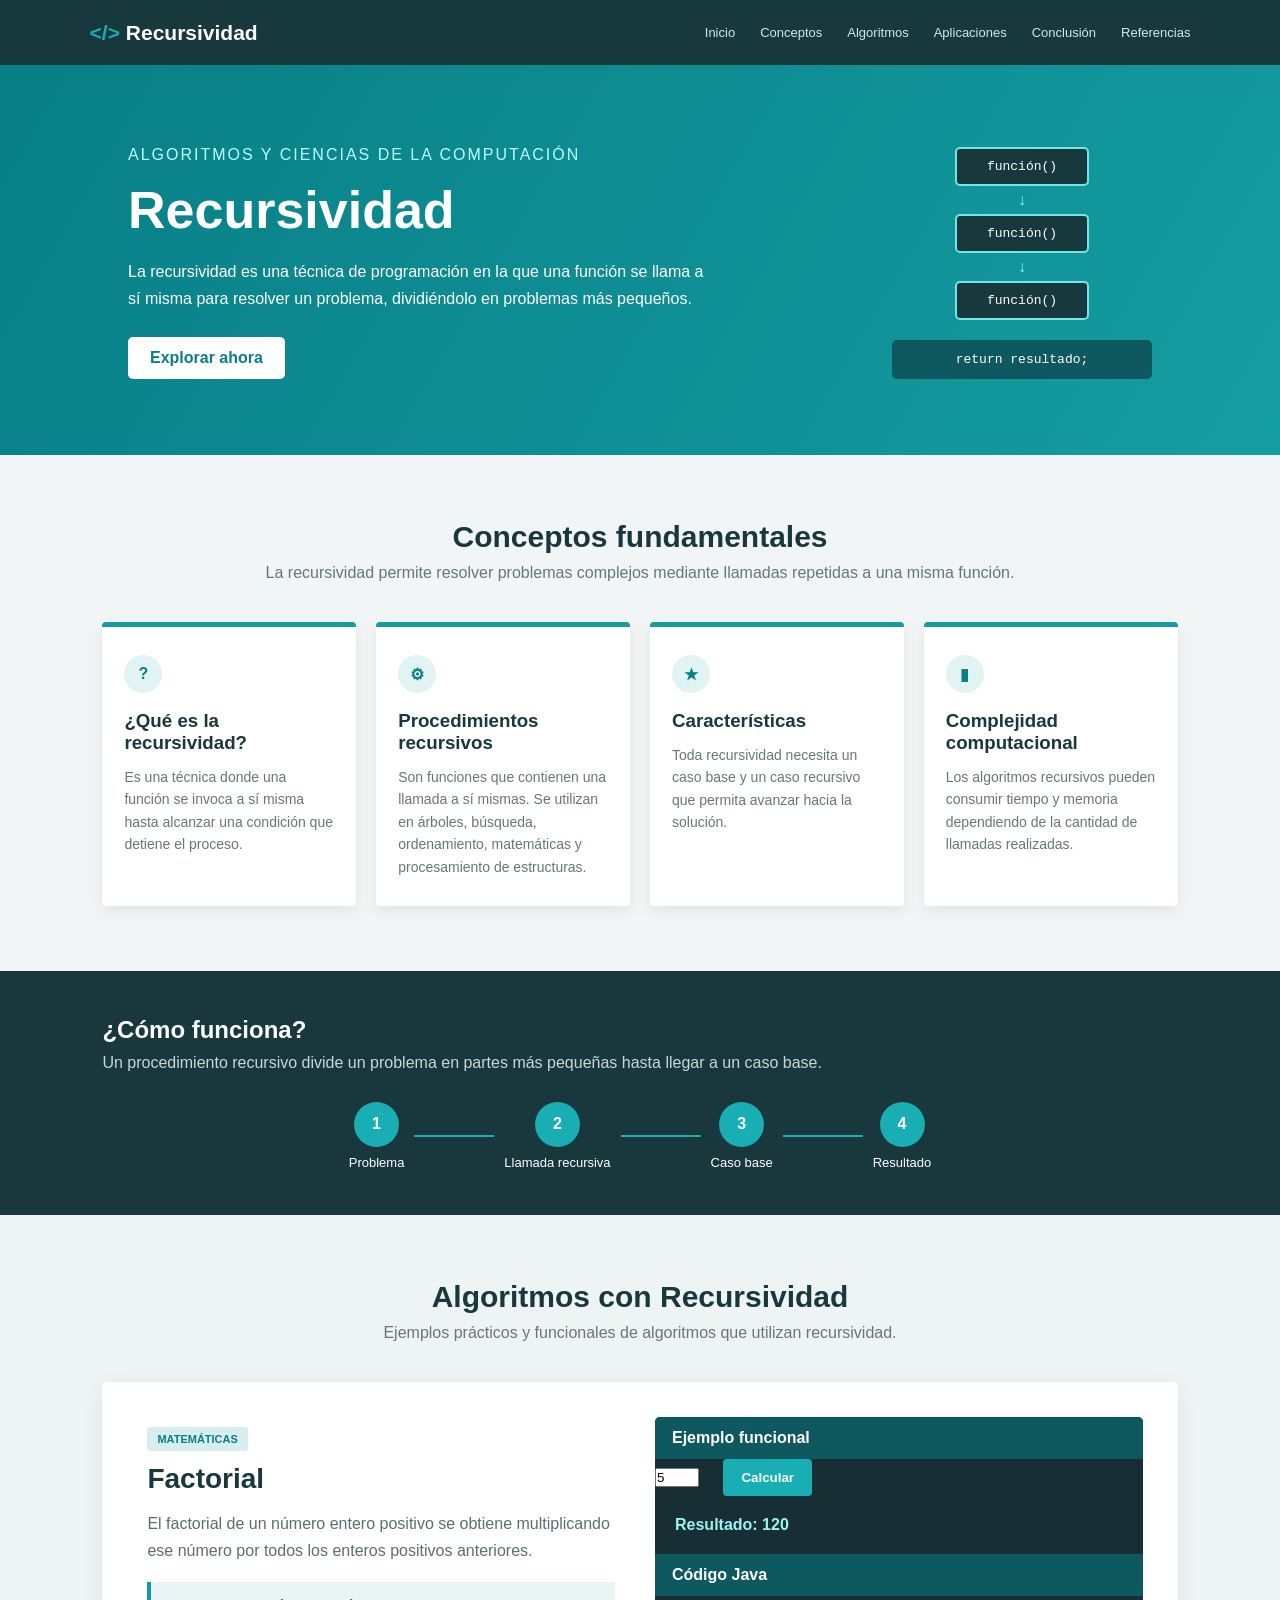
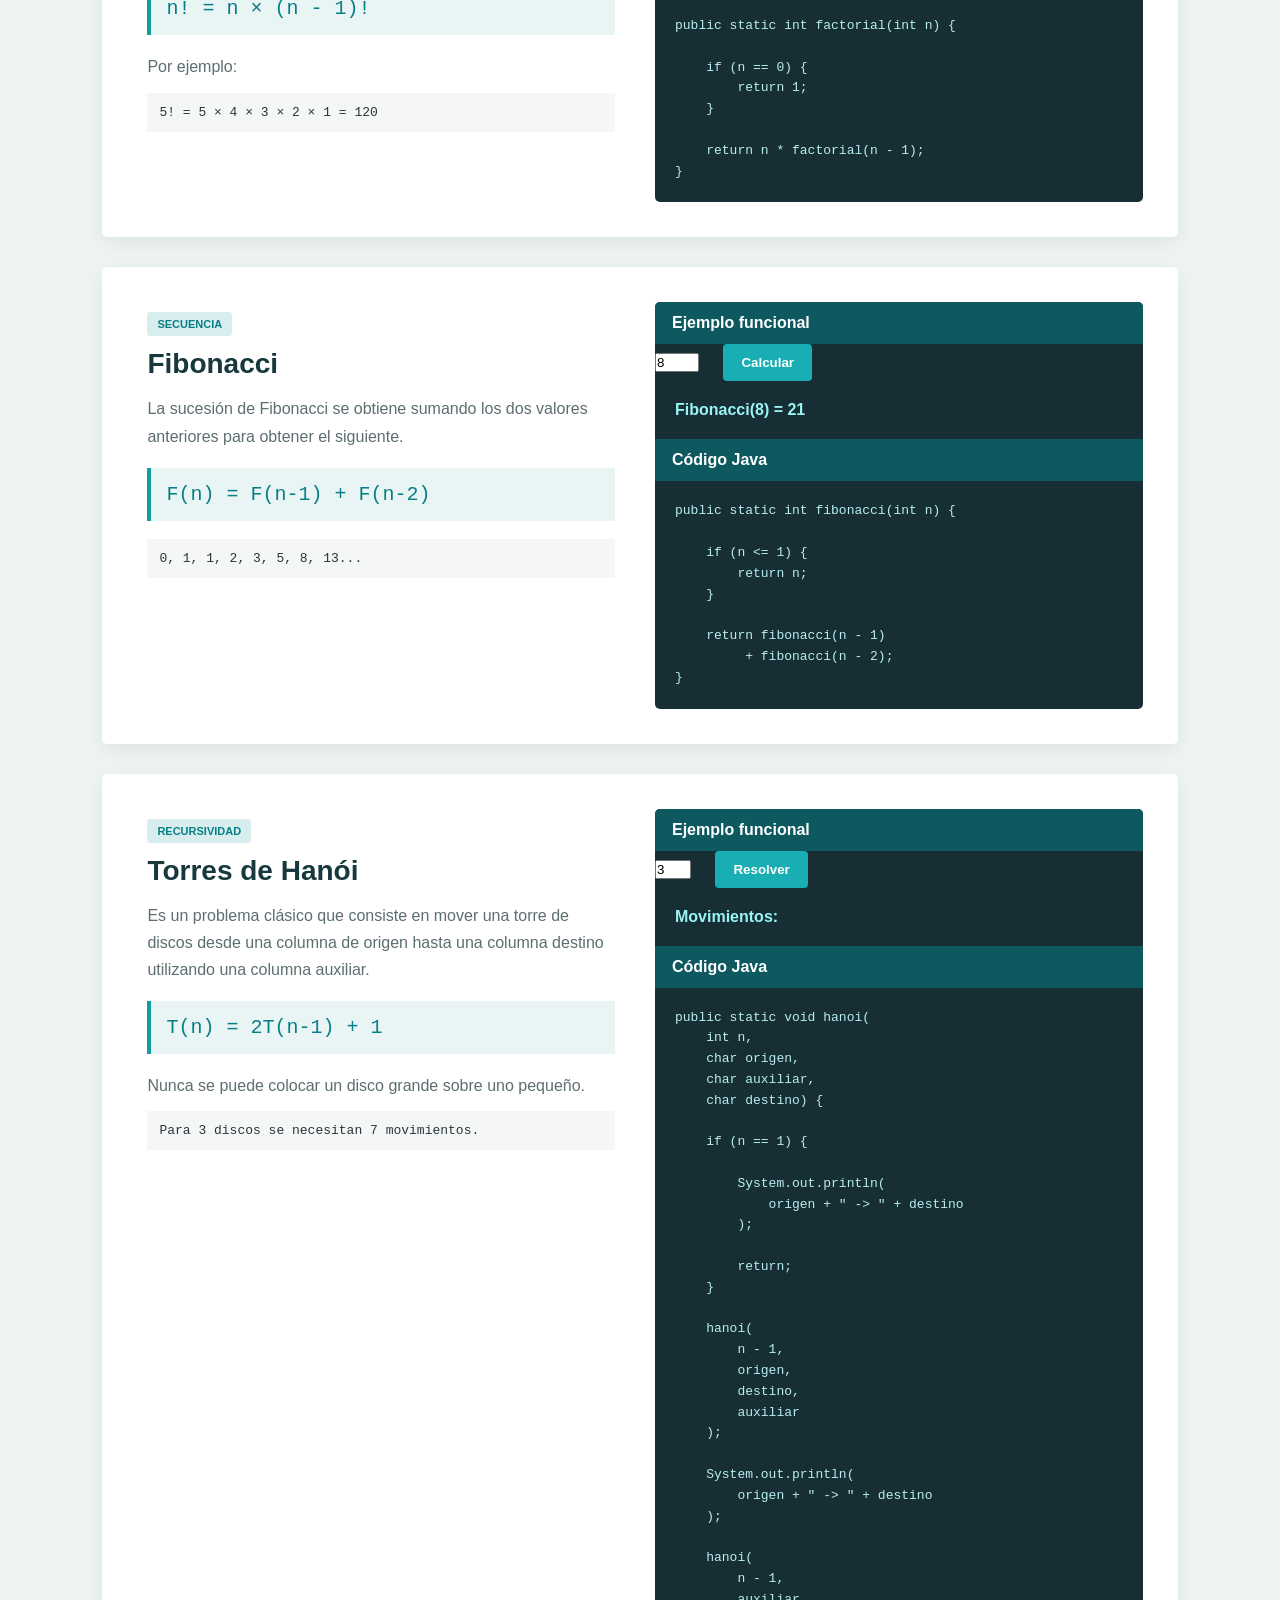
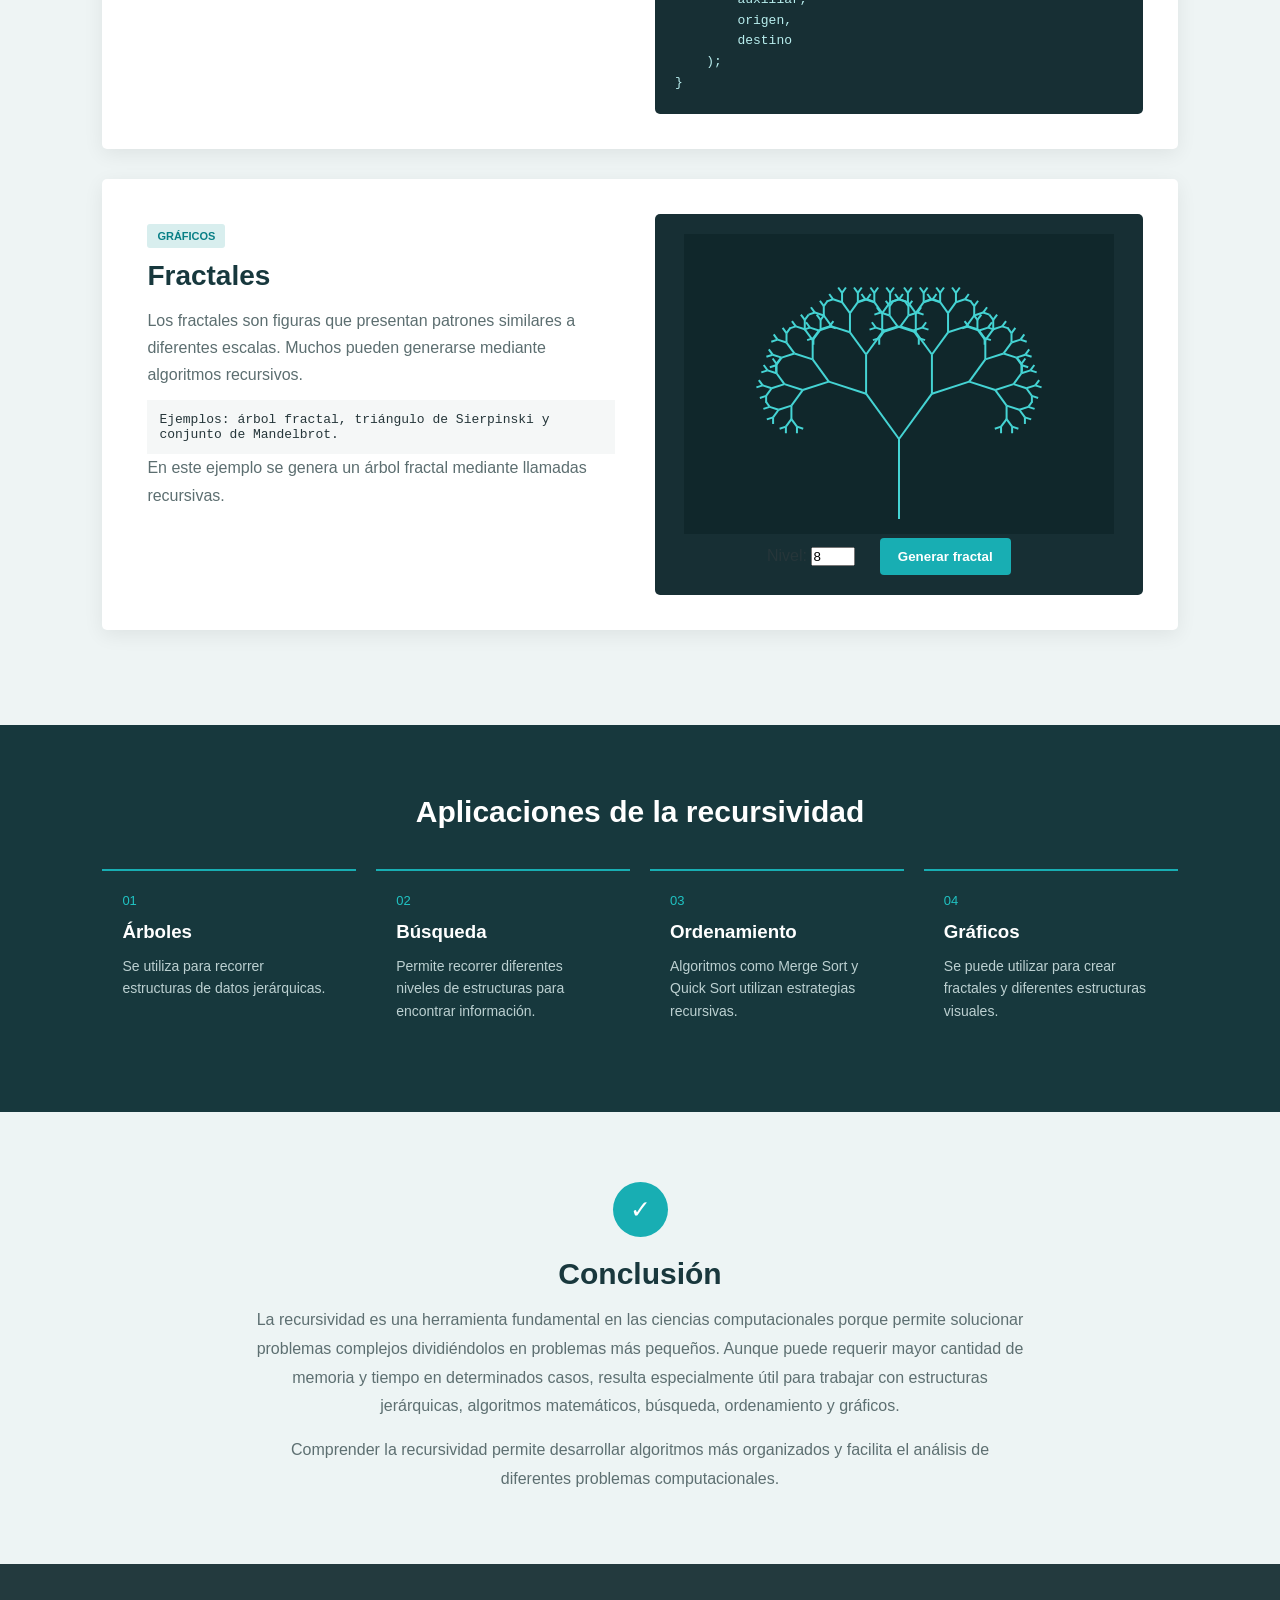
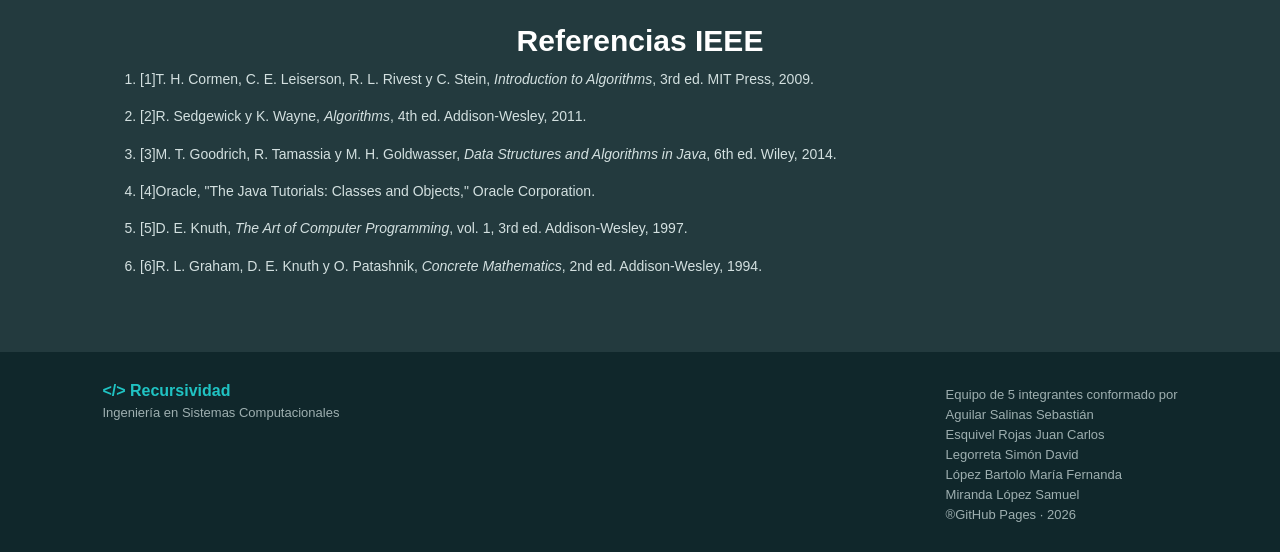
<file: index.html>
<!DOCTYPE html>
<html lang="es">
<head>
    <meta charset="UTF-8">
    <meta name="viewport" content="width=device-width, initial-scale=1.0">

    <title>Recursividad | Algoritmos</title>

    <link rel="stylesheet" href="estile.css">
</head>

<body>

    <!-- NAVEGACIÓN -->
    <header class="navbar">

        <div class="logo">
            <span>&lt;/&gt;</span> Recursividad
        </div>

        <nav>
            <a href="#inicio">Inicio</a>
            <a href="#conceptos">Conceptos</a>
            <a href="#algoritmos">Algoritmos</a>
            <a href="#aplicaciones">Aplicaciones</a>
            <a href="#conclusion">Conclusión</a>
            <a href="#referencias">Referencias</a>
        </nav>

    </header>


    <!-- INICIO -->
    <section id="inicio" class="hero">

        <div class="hero-text">

            <p class="small-title">
                ALGORITMOS Y CIENCIAS DE LA COMPUTACIÓN
            </p>

            <h1>Recursividad</h1>

            <p>
                La recursividad es una técnica de programación en la que
                una función se llama a sí misma para resolver un problema,
                dividiéndolo en problemas más pequeños.
            </p>

            <a href="#conceptos" class="button">
                Explorar ahora
            </a>

        </div>


        <div class="recursion-diagram">

            <div class="function-box">función()</div>

            <div class="arrow">↓</div>

            <div class="function-box">función()</div>

            <div class="arrow">↓</div>

            <div class="function-box">función()</div>

            <div class="return-box">
                return resultado;
            </div>

        </div>

    </section>


    <!-- CONCEPTOS -->
    <section id="conceptos" class="section">

        <h2>Conceptos fundamentales</h2>

        <p class="section-description">
            La recursividad permite resolver problemas complejos mediante
            llamadas repetidas a una misma función.
        </p>


        <div class="cards">

            <article class="card">

                <div class="icon">?</div>

                <h3>¿Qué es la recursividad?</h3>

                <p>
                    Es una técnica donde una función se invoca a sí misma
                    hasta alcanzar una condición que detiene el proceso.
                </p>

            </article>


            <article class="card">

                <div class="icon">⚙</div>

                <h3>Procedimientos recursivos</h3>

                <p>
                    Son funciones que contienen una llamada a sí mismas.
                    Se utilizan en árboles, búsqueda, ordenamiento,
                    matemáticas y procesamiento de estructuras.
                </p>

            </article>


            <article class="card">

                <div class="icon">★</div>

                <h3>Características</h3>

                <p>
                    Toda recursividad necesita un caso base y un caso
                    recursivo que permita avanzar hacia la solución.
                </p>

            </article>


            <article class="card">

                <div class="icon">▮</div>

                <h3>Complejidad computacional</h3>

                <p>
                    Los algoritmos recursivos pueden consumir tiempo y
                    memoria dependiendo de la cantidad de llamadas
                    realizadas.
                </p>

            </article>

        </div>

    </section>


    <!-- PROCEDIMIENTO -->
    <section class="procedure">

        <div>

            <h2>¿Cómo funciona?</h2>

            <p>
                Un procedimiento recursivo divide un problema en partes
                más pequeñas hasta llegar a un caso base.
            </p>

        </div>


        <div class="process">

            <div>
                <strong>1</strong>
                <span>Problema</span>
            </div>

            <div class="line"></div>

            <div>
                <strong>2</strong>
                <span>Llamada recursiva</span>
            </div>

            <div class="line"></div>

            <div>
                <strong>3</strong>
                <span>Caso base</span>
            </div>

            <div class="line"></div>

            <div>
                <strong>4</strong>
                <span>Resultado</span>
            </div>

        </div>

    </section>


    <!-- ALGORITMOS -->
    <section id="algoritmos" class="section algorithms">

        <h2>Algoritmos con Recursividad</h2>

        <p class="section-description">
            Ejemplos prácticos y funcionales de algoritmos que utilizan
            recursividad.
        </p>


        <!-- =========================
             FACTORIAL
        ========================== -->

        <article class="algorithm-card">

            <div class="algorithm-info">

                <span class="tag">MATEMÁTICAS</span>

                <h3>Factorial</h3>

                <p>
                    El factorial de un número entero positivo se obtiene
                    multiplicando ese número por todos los enteros positivos
                    anteriores.
                </p>

                <div class="formula">
                    n! = n × (n - 1)!
                </div>

                <p>
                    Por ejemplo:
                </p>

                <div class="example">
                    5! = 5 × 4 × 3 × 2 × 1 = 120
                </div>

            </div>


            <div class="code-box">

                <h4>Ejemplo funcional</h4>

                <div class="input-area">

                    <input
                        type="number"
                        id="factorialInput"
                        min="0"
                        max="20"
                        value="5"
                    >

                    <button onclick="calcularFactorial()">
                        Calcular
                    </button>

                </div>


                <div id="factorialResult" class="result">
                    Resultado: 120
                </div>


                <h4>Código Java</h4>

<pre><code>public static int factorial(int n) {

    if (n == 0) {
        return 1;
    }

    return n * factorial(n - 1);
}</code></pre>

            </div>

        </article>


        <!-- =========================
             FIBONACCI
        ========================== -->

        <article class="algorithm-card reverse">

            <div class="algorithm-info">

                <span class="tag">SECUENCIA</span>

                <h3>Fibonacci</h3>

                <p>
                    La sucesión de Fibonacci se obtiene sumando los dos
                    valores anteriores para obtener el siguiente.
                </p>

                <div class="formula">
                    F(n) = F(n-1) + F(n-2)
                </div>

                <div class="example">
                    0, 1, 1, 2, 3, 5, 8, 13...
                </div>

            </div>


            <div class="code-box">

                <h4>Ejemplo funcional</h4>

                <div class="input-area">

                    <input
                        type="number"
                        id="fibonacciInput"
                        min="0"
                        max="30"
                        value="8"
                    >

                    <button onclick="calcularFibonacci()">
                        Calcular
                    </button>

                </div>


                <div id="fibonacciResult" class="result">
                    Fibonacci(8) = 21
                </div>


                <h4>Código Java</h4>

<pre><code>public static int fibonacci(int n) {

    if (n <= 1) {
        return n;
    }

    return fibonacci(n - 1)
         + fibonacci(n - 2);
}</code></pre>

            </div>

        </article>


        <!-- =========================
             TORRES DE HANOI
        ========================== -->

        <article class="algorithm-card">

            <div class="algorithm-info">

                <span class="tag">RECURSIVIDAD</span>

                <h3>Torres de Hanói</h3>

                <p>
                    Es un problema clásico que consiste en mover una torre
                    de discos desde una columna de origen hasta una columna
                    destino utilizando una columna auxiliar.
                </p>

                <div class="formula">
                    T(n) = 2T(n-1) + 1
                </div>

                <p>
                    Nunca se puede colocar un disco grande sobre uno pequeño.
                </p>

                <div class="example">
                    Para 3 discos se necesitan 7 movimientos.
                </div>

            </div>


            <div class="code-box">

                <h4>Ejemplo funcional</h4>

                <div class="input-area">

                    <input
                        type="number"
                        id="hanoiInput"
                        min="1"
                        max="6"
                        value="3"
                    >

                    <button onclick="jugarHanoi()">
                        Resolver
                    </button>

                </div>


                <div id="hanoiResult" class="result">
                    Movimientos:
                </div>


                <h4>Código Java</h4>

<pre><code>public static void hanoi(
    int n,
    char origen,
    char auxiliar,
    char destino) {

    if (n == 1) {

        System.out.println(
            origen + " -> " + destino
        );

        return;
    }

    hanoi(
        n - 1,
        origen,
        destino,
        auxiliar
    );

    System.out.println(
        origen + " -> " + destino
    );

    hanoi(
        n - 1,
        auxiliar,
        origen,
        destino
    );
}</code></pre>

            </div>

        </article>


        <!-- =========================
             FRACTALES
        ========================== -->

        <article class="algorithm-card reverse">

            <div class="algorithm-info">

                <span class="tag">GRÁFICOS</span>

                <h3>Fractales</h3>

                <p>
                    Los fractales son figuras que presentan patrones
                    similares a diferentes escalas. Muchos pueden generarse
                    mediante algoritmos recursivos.
                </p>

                <div class="example">
                    Ejemplos: árbol fractal, triángulo de Sierpinski
                    y conjunto de Mandelbrot.
                </div>

                <p>
                    En este ejemplo se genera un árbol fractal mediante
                    llamadas recursivas.
                </p>

            </div>


            <div class="fractal-area">

                <canvas id="fractalCanvas"></canvas>

                <div class="fractal-controls">

                    <label for="nivelFractal">
                        Nivel:
                    </label>

                    <input
                        type="number"
                        id="nivelFractal"
                        min="1"
                        max="10"
                        value="8"
                    >

                    <button onclick="dibujarFractal()">
                        Generar fractal
                    </button>

                </div>

            </div>

        </article>

    </section>


    <!-- APLICACIONES -->
    <section id="aplicaciones" class="applications">

        <h2>Aplicaciones de la recursividad</h2>

        <div class="application-grid">

            <div class="application">

                <span>01</span>

                <h3>Árboles</h3>

                <p>
                    Se utiliza para recorrer estructuras de datos
                    jerárquicas.
                </p>

            </div>


            <div class="application">

                <span>02</span>

                <h3>Búsqueda</h3>

                <p>
                    Permite recorrer diferentes niveles de estructuras
                    para encontrar información.
                </p>

            </div>


            <div class="application">

                <span>03</span>

                <h3>Ordenamiento</h3>

                <p>
                    Algoritmos como Merge Sort y Quick Sort utilizan
                    estrategias recursivas.
                </p>

            </div>


            <div class="application">

                <span>04</span>

                <h3>Gráficos</h3>

                <p>
                    Se puede utilizar para crear fractales y diferentes
                    estructuras visuales.
                </p>

            </div>

        </div>

    </section>


    <!-- CONCLUSIÓN -->
    <section id="conclusion" class="conclusion">

        <div class="conclusion-icon">
            ✓
        </div>

        <h2>Conclusión</h2>

        <p>
            La recursividad es una herramienta fundamental en las ciencias
            computacionales porque permite solucionar problemas complejos
            dividiéndolos en problemas más pequeños. Aunque puede requerir
            mayor cantidad de memoria y tiempo en determinados casos, resulta
            especialmente útil para trabajar con estructuras jerárquicas,
            algoritmos matemáticos, búsqueda, ordenamiento y gráficos.
        </p>

        <p>
            Comprender la recursividad permite desarrollar algoritmos más
            organizados y facilita el análisis de diferentes problemas
            computacionales.
        </p>

    </section>


    <!-- REFERENCIAS -->
    <section id="referencias" class="references">

        <h2>Referencias IEEE</h2>

        <ol>

            <li>
                [1]T. H. Cormen, C. E. Leiserson, R. L. Rivest y C. Stein,
                <i>Introduction to Algorithms</i>, 3rd ed.
                MIT Press, 2009.
            </li>

            <li>
                [2]R. Sedgewick y K. Wayne,
                <i>Algorithms</i>, 4th ed.
                Addison-Wesley, 2011.
            </li>

            <li>
                [3]M. T. Goodrich, R. Tamassia y M. H. Goldwasser,
                <i>Data Structures and Algorithms in Java</i>,
                6th ed. Wiley, 2014.
            </li>

            <li>
                [4]Oracle,
                "The Java Tutorials: Classes and Objects,"
                Oracle Corporation.
            </li>

            <li>
                [5]D. E. Knuth,
                <i>The Art of Computer Programming</i>,
                vol. 1, 3rd ed. Addison-Wesley, 1997.
            </li>

            <li>
                [6]R. L. Graham, D. E. Knuth y O. Patashnik,
                <i>Concrete Mathematics</i>, 2nd ed.
                Addison-Wesley, 1994.
            </li>

        </ol>

    </section>


    <!-- FOOTER -->
    <footer>

        <div>

            <strong>&lt;/&gt; Recursividad</strong>

            <p>
                Ingeniería en Sistemas Computacionales
            </p>

        </div>


        <div>

            <p>
                Equipo de 5 integrantes conformado por
                <p>Aguilar Salinas Sebastián</p>
    <p>Esquivel Rojas Juan Carlos</p>
    <p>Legorreta Simón David</p>
    <p>López Bartolo María Fernanda</p>
    <p>Miranda López Samuel</p>
            </p>

            <p>
                ®GitHub Pages · 2026
            </p>

        </div>

    </footer>


    <!-- JAVASCRIPT -->
    <script src="parametros.js"></script>

</body>
</html>
</file>
<file: estile.css>
* {
    margin: 0;
    padding: 0;
    box-sizing: border-box;
}

html {
    scroll-behavior: smooth;
}

body {
    font-family: Arial, Helvetica, sans-serif;
    background: #f1f5f5;
    color: #26363a;
}


/* NAVBAR */

.navbar {
    height: 65px;
    background: #17383d;
    display: flex;
    align-items: center;
    justify-content: space-between;
    padding: 0 7%;
    position: sticky;
    top: 0;
    z-index: 1000;
}

.logo {
    color: white;
    font-size: 21px;
    font-weight: bold;
}

.logo span {
    color: #18aeb3;
}

.navbar nav {
    display: flex;
    gap: 25px;
}

.navbar nav a {
    color: #d8e6e7;
    text-decoration: none;
    font-size: 13px;
    transition: 0.3s;
}

.navbar nav a:hover {
    color: #20c3c3;
}


/* HERO */

.hero {
    min-height: 390px;
    background: linear-gradient(
        120deg,
        #087f86,
        #149da1
    );

    color: white;

    display: flex;
    justify-content: space-between;
    align-items: center;

    padding: 60px 10%;
}

.hero-text {
    max-width: 580px;
}

.small-title {
    font-size: 12px;
    letter-spacing: 2px;
    margin-bottom: 12px;
    color: #b9ffff;
}

.hero h1 {
    font-size: 52px;
    margin-bottom: 18px;
}

.hero p {
    line-height: 1.7;
    font-size: 16px;
}

.button {
    display: inline-block;
    margin-top: 25px;
    padding: 12px 22px;
    background: white;
    color: #087f86;
    border-radius: 5px;
    text-decoration: none;
    font-weight: bold;
}


/* DIAGRAMA */

.recursion-diagram {
    width: 260px;
    text-align: center;
    position: relative;
}

.function-box {
    display: inline-block;
    background: #17383d;
    border: 2px solid #76e4e4;
    padding: 10px 30px;
    border-radius: 5px;
    margin: 5px;
    font-family: monospace;
}

.arrow {
    color: #8ffafa;
}

.return-box {
    margin-top: 15px;
    background: #0e5960;
    padding: 12px;
    border-radius: 5px;
    font-family: monospace;
}


/* SECCIONES */

.section {
    padding: 65px 8%;
}

.section h2,
.applications h2,
.conclusion h2,
.references h2 {
    text-align: center;
    font-size: 30px;
    color: #19383d;
    margin-bottom: 10px;
}

.section-description {
    text-align: center;
    color: #65777a;
    margin-bottom: 40px;
}


/* CARDS */

.cards {
    display: grid;
    grid-template-columns: repeat(4, 1fr);
    gap: 20px;
}

.card {
    background: white;
    padding: 28px 22px;
    border-radius: 4px;
    border-top: 5px solid #159ca0;
    box-shadow: 0 5px 15px rgba(0,0,0,0.07);
}

.card .icon {
    width: 38px;
    height: 38px;
    border-radius: 50%;
    background: #e1f3f3;
    color: #087f86;
    display: flex;
    align-items: center;
    justify-content: center;
    font-weight: bold;
    margin-bottom: 17px;
}

.card h3 {
    margin-bottom: 12px;
    color: #17383d;
}

.card p {
    color: #66777a;
    line-height: 1.6;
    font-size: 14px;
}


/* PROCEDURE */

.procedure {
    background: #19383d;
    color: white;
    padding: 45px 8%;
}

.procedure h2 {
    margin-bottom: 10px;
}

.procedure p {
    color: #c6d9da;
}

.process {
    display: flex;
    justify-content: center;
    align-items: center;
    margin-top: 30px;
}

.process div:not(.line) {
    display: flex;
    flex-direction: column;
    align-items: center;
    gap: 8px;
}

.process strong {
    background: #18aeb3;
    width: 45px;
    height: 45px;
    border-radius: 50%;
    display: flex;
    align-items: center;
    justify-content: center;
}

.process span {
    font-size: 13px;
}

.line {
    width: 80px;
    height: 2px;
    background: #18aeb3;
    margin: 0 10px;
}


/* ALGORITMOS */

.algorithms {
    background: #eef4f4;
}

.algorithm-card {
    max-width: 1100px;
    margin: 30px auto;
    background: white;
    display: grid;
    grid-template-columns: 1fr 1fr;
    gap: 30px;
    padding: 35px;
    border-radius: 5px;
    box-shadow: 0 5px 20px rgba(0,0,0,0.07);
}

.algorithm-card.reverse {
    grid-template-columns: 1fr 1fr;
}

.algorithm-info {
    padding: 10px;
}

.tag {
    display: inline-block;
    background: #d8eeee;
    color: #087f86;
    font-size: 11px;
    font-weight: bold;
    padding: 6px 10px;
    border-radius: 3px;
    margin-bottom: 12px;
}

.algorithm-info h3 {
    font-size: 28px;
    color: #17383d;
    margin-bottom: 15px;
}

.algorithm-info p {
    line-height: 1.7;
    color: #5c6e70;
}

.formula {
    background: #e9f4f4;
    color: #087f86;
    padding: 15px;
    margin: 18px 0;
    font-size: 20px;
    font-family: monospace;
    border-left: 4px solid #149da1;
}

.example {
    background: #f5f7f7;
    padding: 12px;
    margin-top: 12px;
    font-family: monospace;
}


/* CÓDIGO */

.code-box {
    background: #172f34;
    border-radius: 5px;
    overflow: hidden;
}

.code-box h4 {
    background: #0e5960;
    color: white;
    padding: 12px 17px;
}

pre {
    padding: 20px;
    overflow-x: auto;
}

code {
    color: #b8eeee;
    font-family: Consolas, monospace;
    font-size: 13px;
    line-height: 1.6;
}

.code-box button,
.fractal-area button {
    background: #18aeb3;
    border: none;
    color: white;
    padding: 11px 18px;
    margin: 0 20px 20px;
    border-radius: 4px;
    cursor: pointer;
    font-weight: bold;
}

.code-box button:hover,
.fractal-area button:hover {
    background: #087f86;
}

.result {
    color: #9af4f4;
    padding: 0 20px 20px;
    font-weight: bold;
}


/* FRACTAL */

.fractal-area {
    background: #172f34;
    border-radius: 5px;
    padding-top: 20px;
    text-align: center;
}

#fractalCanvas {
    width: 100%;
    max-width: 430px;
    height: 300px;
    background: #10272b;
}


/* APLICACIONES */

.applications {
    background: #17383d;
    color: white;
    padding: 70px 8%;
}

.applications h2 {
    color: white;
}

.application-grid {
    max-width: 1100px;
    margin: 40px auto 0;
    display: grid;
    grid-template-columns: repeat(4, 1fr);
    gap: 20px;
}

.application {
    border-top: 2px solid #18aeb3;
    padding: 20px;
}

.application span {
    color: #20c3c3;
    font-size: 13px;
}

.application h3 {
    margin: 12px 0;
}

.application p {
    color: #bcd0d1;
    line-height: 1.6;
    font-size: 14px;
}


/* CONCLUSIÓN */

.conclusion {
    text-align: center;
    padding: 70px 20%;
    background: #edf4f4;
}

.conclusion-icon {
    margin: auto;
    margin-bottom: 20px;
    width: 55px;
    height: 55px;
    border-radius: 50%;
    background: #18aeb3;
    color: white;
    display: flex;
    align-items: center;
    justify-content: center;
    font-size: 25px;
}

.conclusion p {
    color: #5d6f71;
    line-height: 1.8;
    margin-top: 15px;
}


/* REFERENCIAS */

.references {
    padding: 60px 10%;
    background: #233a3e;
    color: white;
}

.references h2 {
    color: white;
}

.references ol {
    max-width: 1000px;
    margin: auto;
}

.references li {
    margin-bottom: 15px;
    line-height: 1.6;
    color: #d3e0e0;
    font-size: 14px;
}


/* FOOTER */

footer {
    background: #10272b;
    color: white;
    padding: 30px 8%;
    display: flex;
    justify-content: space-between;
}

footer strong {
    color: #20c3c3;
}

footer p {
    color: #9eafb0;
    margin-top: 5px;
    font-size: 13px;
}


/* RESPONSIVE */

@media (max-width: 900px) {

    .navbar {
        flex-direction: column;
        height: auto;
        padding: 18px;
        gap: 15px;
    }

    .navbar nav {
        flex-wrap: wrap;
        justify-content: center;
    }

    .hero {
        flex-direction: column;
        text-align: center;
        gap: 40px;
    }

    .cards {
        grid-template-columns: repeat(2, 1fr);
    }

    .algorithm-card,
    .algorithm-card.reverse {
        grid-template-columns: 1fr;
    }

    .application-grid {
        grid-template-columns: repeat(2, 1fr);
    }

    .conclusion {
        padding: 60px 10%;
    }
}


@media (max-width: 600px) {

    .hero h1 {
        font-size: 40px;
    }

    .cards {
        grid-template-columns: 1fr;
    }

    .application-grid {
        grid-template-columns: 1fr;
    }

    .process {
        flex-direction: column;
        gap: 15px;
    }

    .line {
        width: 2px;
        height: 35px;
    }

    footer {
        flex-direction: column;
        gap: 20px;
    }

}
</file>
